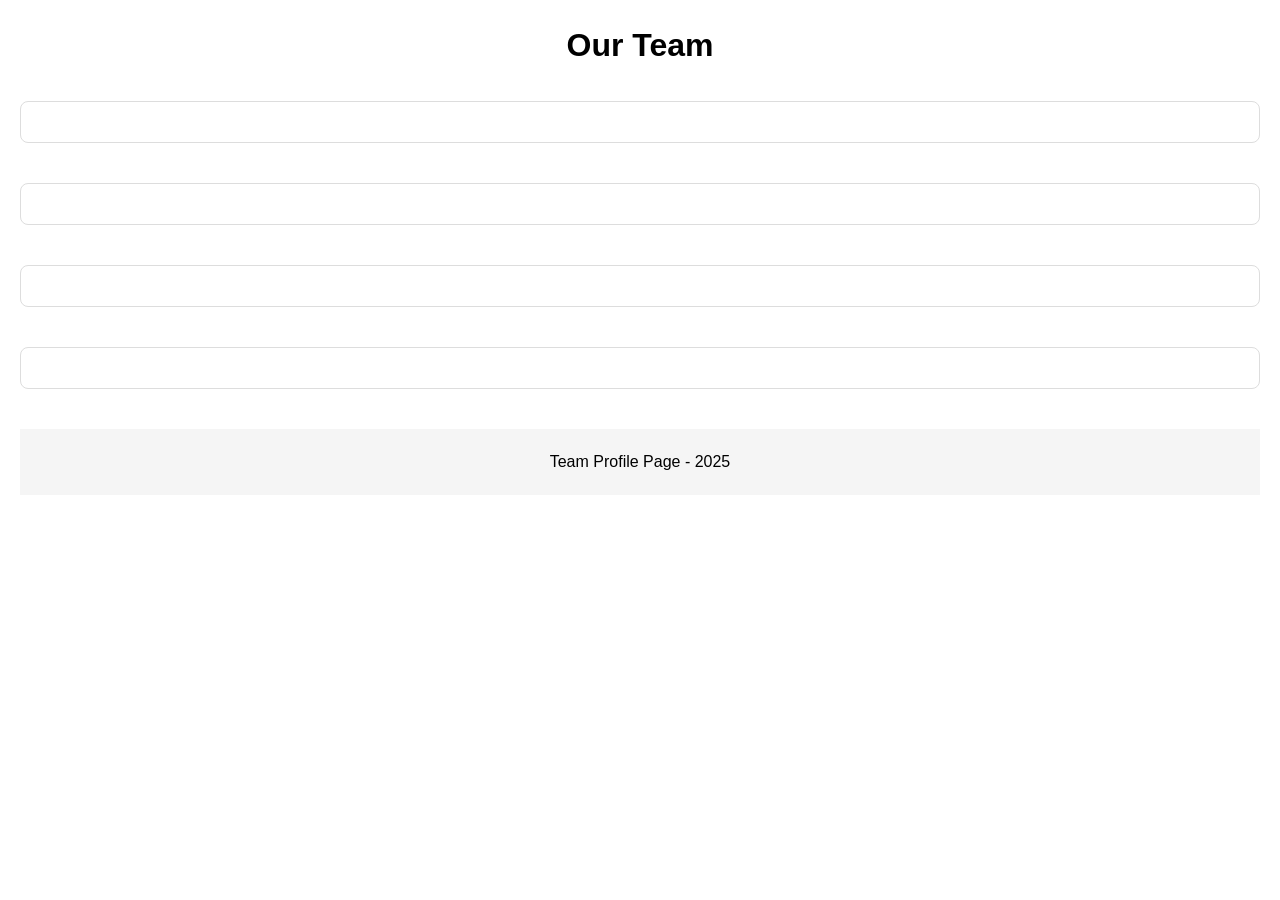
<file: GIT/team_profile_base/index.html>
<!DOCTYPE html>
<html lang="en">
<head>
    <meta charset="UTF-8">
    <meta name="viewport" content="width=device-width, initial-scale=1.0">
    <title>Team Profile</title>
    <link rel="stylesheet" href="styles.css">
</head>
<body>
    <header>
        <h1>Our Team</h1>
    </header>
    
    <main>
        <section id="members">
            <!-- Team members will be added here -->
        </section>
        
        <section id="skills">
            <!-- Skills section will be added here -->
        </section>
        
        <section id="projects">
            <!-- Projects section will be added here -->
        </section>
        
        <section id="contact">
            <!-- Contact form will be added here -->
        </section>
    </main>
    
    <footer>
        <p>Team Profile Page - 2025</p>
    </footer>
    
    <script src="script.js"></script>
</body>
</html>
</file>
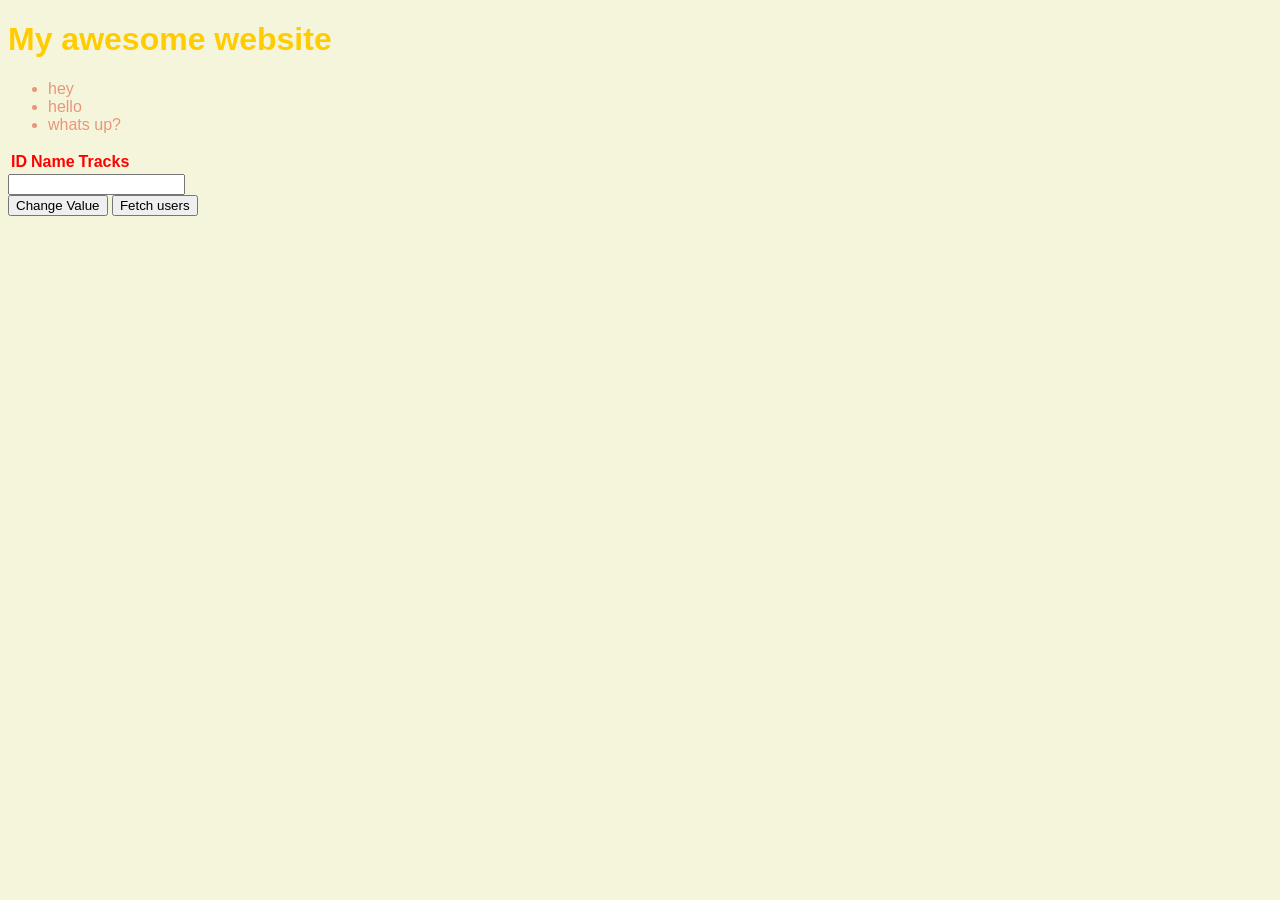
<file: HTML-CSS-JS/frontend-connected/index.html>
<!DOCTYPE html>
<html lang="en">
<head>
    <meta charset="UTF-8">
    <meta name="viewport" content="width=device-width, initial-scale=1.0">
    <title>My super website</title>
    <link rel="stylesheet" href="styles/style.css">
</head>
<body>
    <h1 id="top" style="color:#FFCC00">My awesome website</h1>
    
    <ul>
        <li>hey</li>
        <li>hello</li>
        <li>whats up?</li>
    </ul>

    <table>
        <thead>
            <tr>
                <th>ID</th>
                <th>Name</th>
                <th>Tracks</th>
            </tr>
        </thead>
        <tbody>

        </tbody>
    </table>

    <div>
        <input type="text" id="username">
    </div>

    <button type="button" onclick="changeTitle()">Change Value</button>
    <button type="button" onclick="loadData()">Fetch users</button>
<script src="app.js"></script>
</body>
</html>
</file>
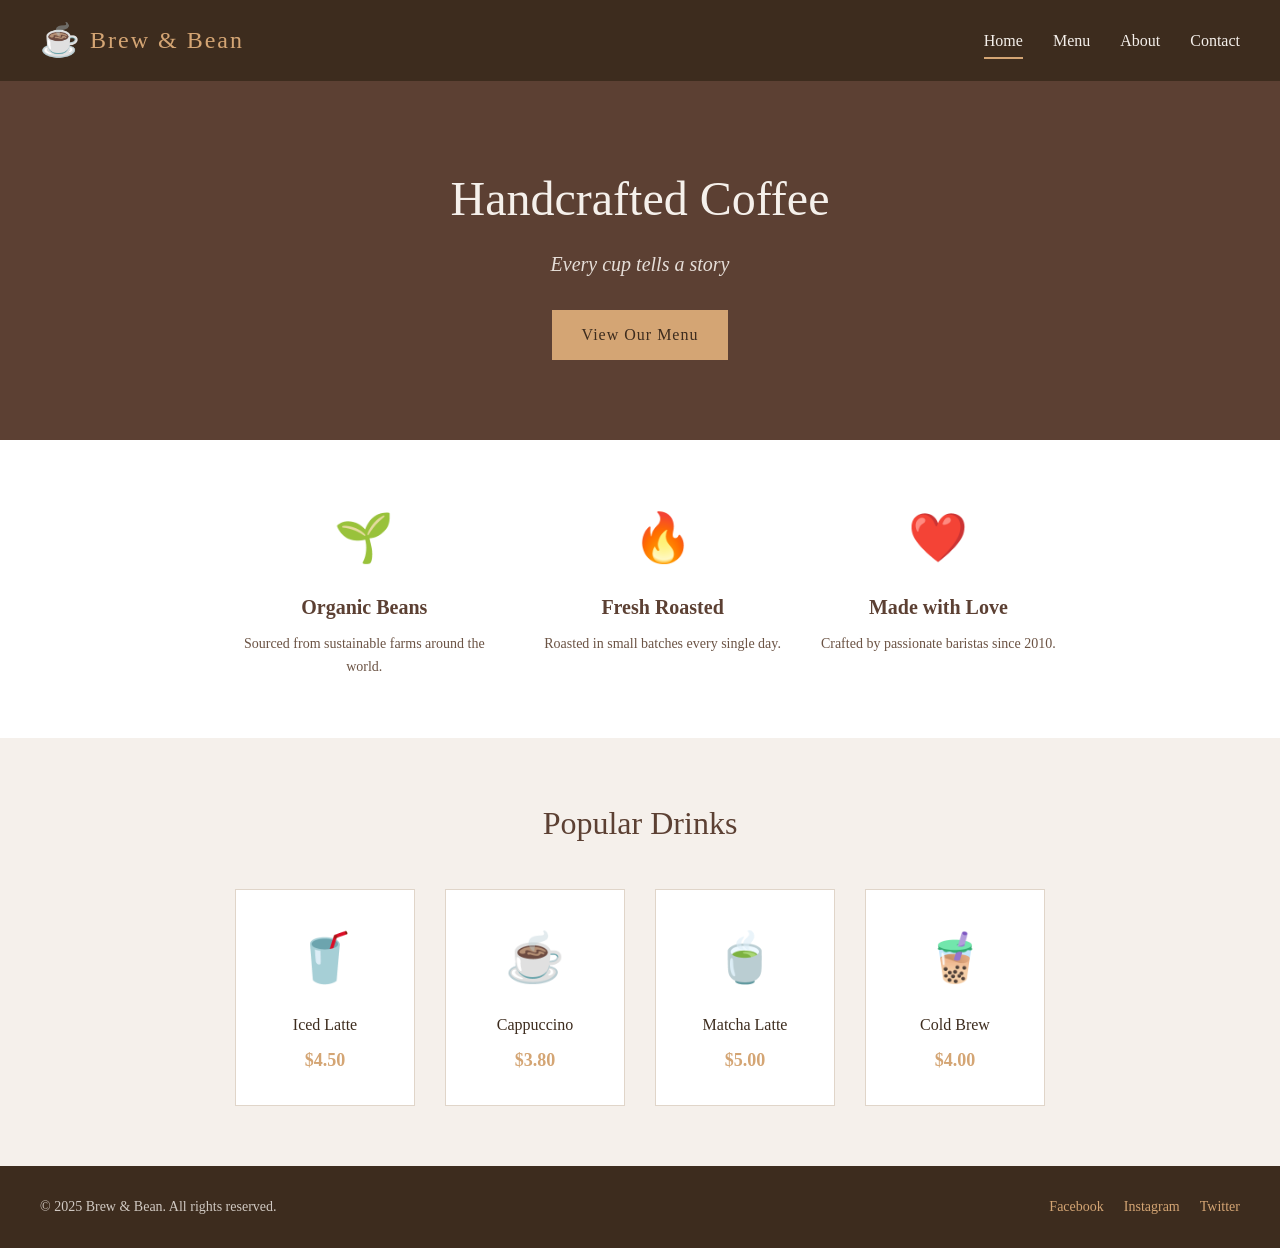
<file: HTML-CSS-JS/examples/coffee-shop/index.html>
<!DOCTYPE html>
<html lang="en">
<head>
    <meta charset="UTF-8">
    <meta name="viewport" content="width=device-width, initial-scale=1.0">
    <title>Brew & Bean - Artisan Coffee</title>
    <link rel="stylesheet" href="style.css">
</head>
<body>
    <header>
        <div class="logo">
            <span class="icon">☕</span>
            <h1>Brew & Bean</h1>
        </div>
        <nav>
            <ul>
                <li><a href="#" class="active">Home</a></li>
                <li><a href="#">Menu</a></li>
                <li><a href="#">About</a></li>
                <li><a href="#">Contact</a></li>
            </ul>
        </nav>
    </header>

    <main>
        <section class="hero">
            <h2>Handcrafted Coffee</h2>
            <p>Every cup tells a story</p>
            <a href="#" class="btn">View Our Menu</a>
        </section>

        <section class="features">
            <article class="feature">
                <span class="feature-icon">🌱</span>
                <h3>Organic Beans</h3>
                <p>Sourced from sustainable farms around the world.</p>
            </article>
            <article class="feature">
                <span class="feature-icon">🔥</span>
                <h3>Fresh Roasted</h3>
                <p>Roasted in small batches every single day.</p>
            </article>
            <article class="feature">
                <span class="feature-icon">❤️</span>
                <h3>Made with Love</h3>
                <p>Crafted by passionate baristas since 2010.</p>
            </article>
        </section>

        <section class="menu-preview">
            <h2>Popular Drinks</h2>
            <div class="drinks">
                <div class="drink">
                    <div class="drink-image">🥤</div>
                    <h4>Iced Latte</h4>
                    <p class="price">$4.50</p>
                </div>
                <div class="drink">
                    <div class="drink-image">☕</div>
                    <h4>Cappuccino</h4>
                    <p class="price">$3.80</p>
                </div>
                <div class="drink">
                    <div class="drink-image">🍵</div>
                    <h4>Matcha Latte</h4>
                    <p class="price">$5.00</p>
                </div>
                <div class="drink">
                    <div class="drink-image">🧋</div>
                    <h4>Cold Brew</h4>
                    <p class="price">$4.00</p>
                </div>
            </div>
        </section>
    </main>

    <footer>
        <p>&copy; 2025 Brew & Bean. All rights reserved.</p>
        <div class="social">
            <a href="#">Facebook</a>
            <a href="#">Instagram</a>
            <a href="#">Twitter</a>
        </div>
    </footer>
</body>
</html>
</file>
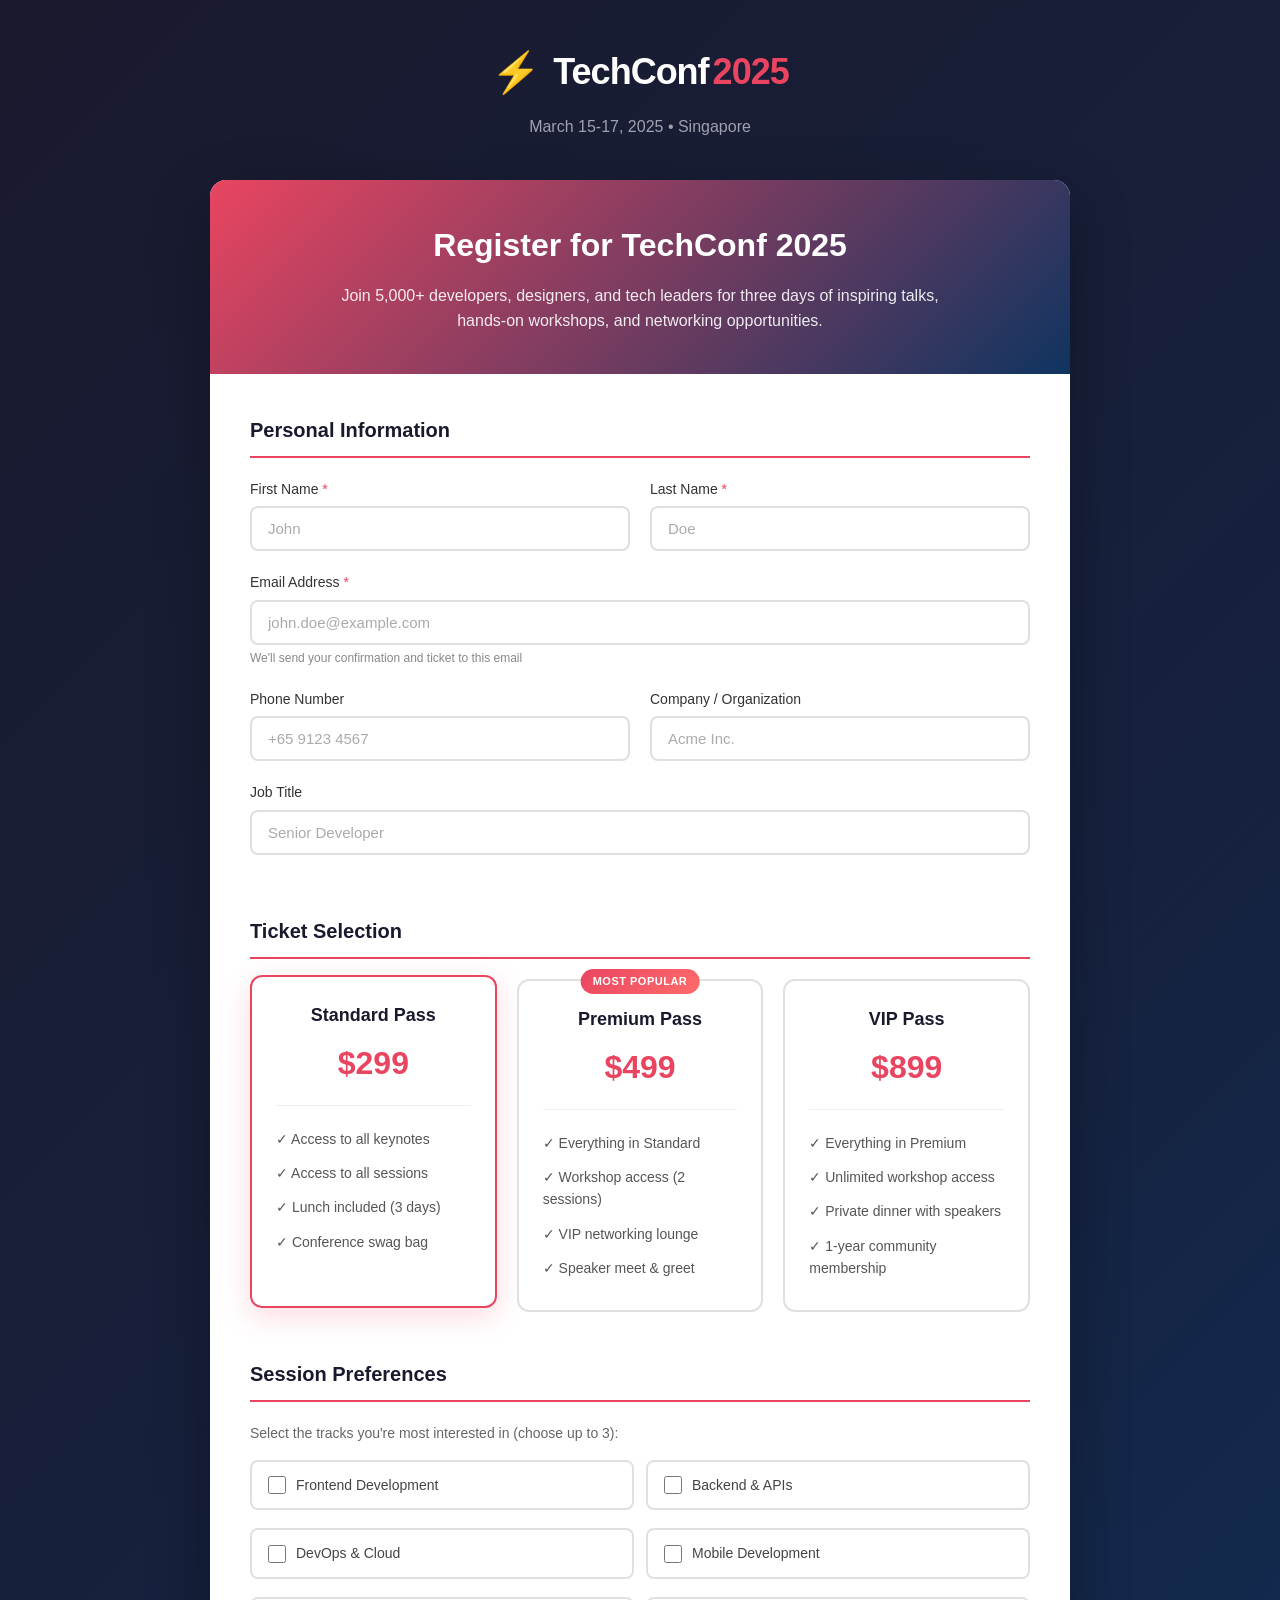
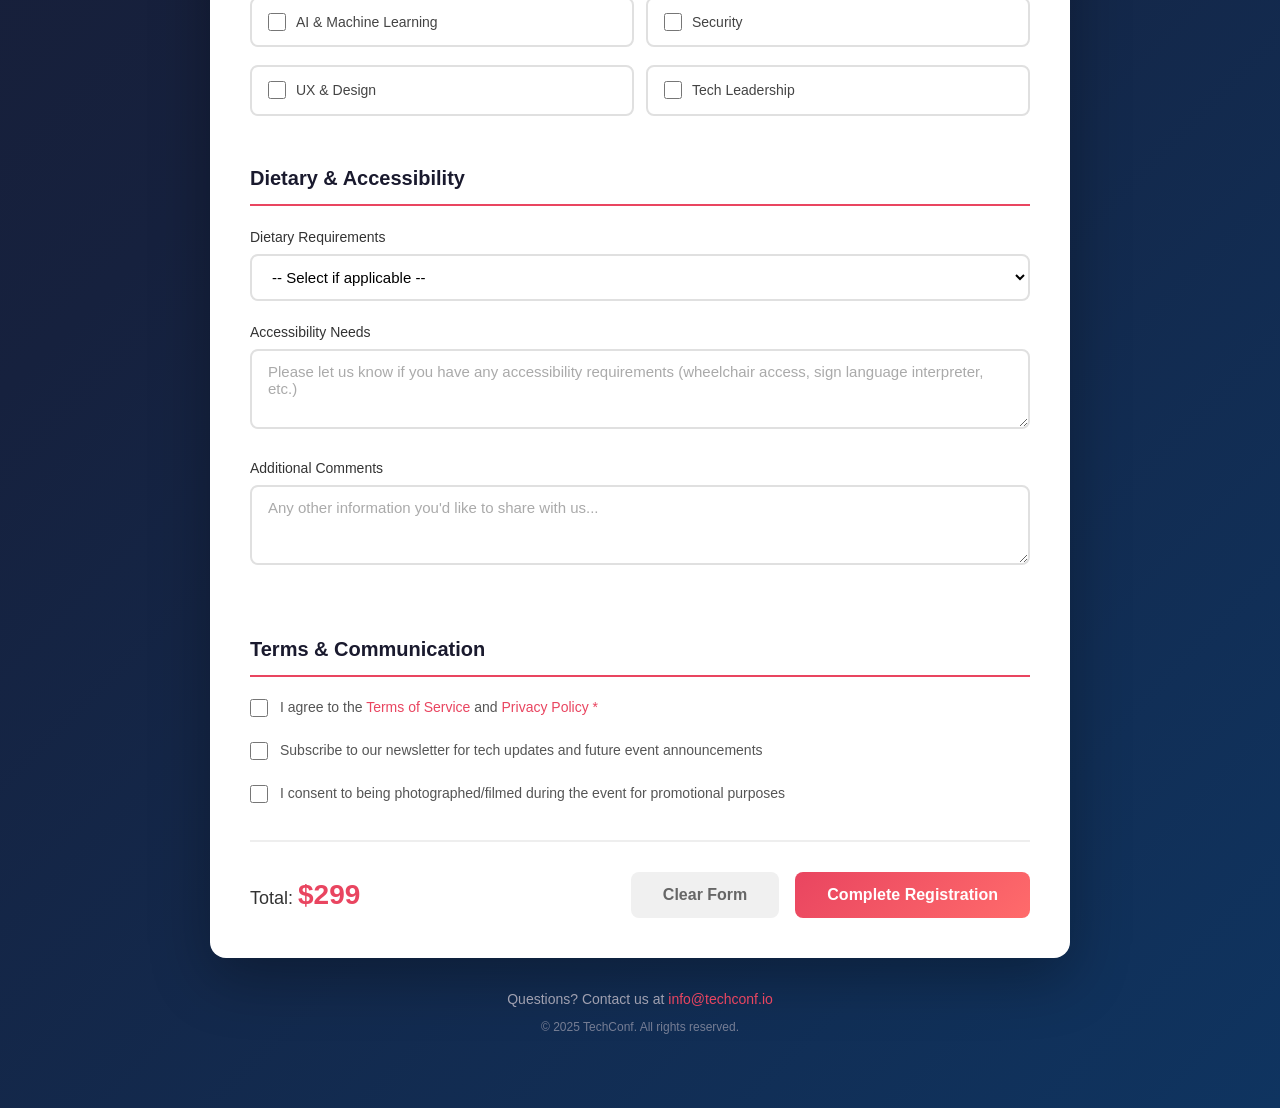
<file: HTML-CSS-JS/examples/events-registration/index.html>
<!DOCTYPE html>
<html lang="en">
<head>
    <meta charset="UTF-8">
    <meta name="viewport" content="width=device-width, initial-scale=1.0">
    <title>TechConf 2025 - Registration</title>
    <link rel="stylesheet" href="style.css">
</head>
<body>
    <div class="page-wrapper">
        <header>
            <div class="logo">
                <span class="logo-icon">⚡</span>
                <span class="logo-text">TechConf<span class="year">2025</span></span>
            </div>
            <p class="event-date">March 15-17, 2025 • Singapore</p>
        </header>

        <main>
            <div class="intro">
                <h1>Register for TechConf 2025</h1>
                <p>Join 5,000+ developers, designers, and tech leaders for three days of inspiring talks, hands-on workshops, and networking opportunities.</p>
            </div>

            <form class="registration-form" action="#" method="post">
                
                <fieldset class="form-section">
                    <legend>Personal Information</legend>
                    
                    <div class="form-row">
                        <div class="form-group">
                            <label for="firstName">First Name <span class="required">*</span></label>
                            <input type="text" id="firstName" name="firstName" required placeholder="John">
                        </div>
                        <div class="form-group">
                            <label for="lastName">Last Name <span class="required">*</span></label>
                            <input type="text" id="lastName" name="lastName" required placeholder="Doe">
                        </div>
                    </div>

                    <div class="form-group">
                        <label for="email">Email Address <span class="required">*</span></label>
                        <input type="email" id="email" name="email" required placeholder="john.doe@example.com">
                        <span class="hint">We'll send your confirmation and ticket to this email</span>
                    </div>

                    <div class="form-row">
                        <div class="form-group">
                            <label for="phone">Phone Number</label>
                            <input type="tel" id="phone" name="phone" placeholder="+65 9123 4567">
                        </div>
                        <div class="form-group">
                            <label for="company">Company / Organization</label>
                            <input type="text" id="company" name="company" placeholder="Acme Inc.">
                        </div>
                    </div>

                    <div class="form-group">
                        <label for="jobTitle">Job Title</label>
                        <input type="text" id="jobTitle" name="jobTitle" placeholder="Senior Developer">
                    </div>
                </fieldset>

                <fieldset class="form-section">
                    <legend>Ticket Selection</legend>

                    <div class="ticket-options">
                        <label class="ticket-option">
                            <input type="radio" name="ticketType" value="standard" checked>
                            <div class="ticket-card">
                                <div class="ticket-header">
                                    <span class="ticket-name">Standard Pass</span>
                                    <span class="ticket-price">$299</span>
                                </div>
                                <ul class="ticket-features">
                                    <li>✓ Access to all keynotes</li>
                                    <li>✓ Access to all sessions</li>
                                    <li>✓ Lunch included (3 days)</li>
                                    <li>✓ Conference swag bag</li>
                                </ul>
                            </div>
                        </label>

                        <label class="ticket-option">
                            <input type="radio" name="ticketType" value="premium">
                            <div class="ticket-card">
                                <span class="popular-badge">Most Popular</span>
                                <div class="ticket-header">
                                    <span class="ticket-name">Premium Pass</span>
                                    <span class="ticket-price">$499</span>
                                </div>
                                <ul class="ticket-features">
                                    <li>✓ Everything in Standard</li>
                                    <li>✓ Workshop access (2 sessions)</li>
                                    <li>✓ VIP networking lounge</li>
                                    <li>✓ Speaker meet & greet</li>
                                </ul>
                            </div>
                        </label>

                        <label class="ticket-option">
                            <input type="radio" name="ticketType" value="vip">
                            <div class="ticket-card">
                                <div class="ticket-header">
                                    <span class="ticket-name">VIP Pass</span>
                                    <span class="ticket-price">$899</span>
                                </div>
                                <ul class="ticket-features">
                                    <li>✓ Everything in Premium</li>
                                    <li>✓ Unlimited workshop access</li>
                                    <li>✓ Private dinner with speakers</li>
                                    <li>✓ 1-year community membership</li>
                                </ul>
                            </div>
                        </label>
                    </div>
                </fieldset>

                <fieldset class="form-section">
                    <legend>Session Preferences</legend>

                    <p class="section-description">Select the tracks you're most interested in (choose up to 3):</p>

                    <div class="checkbox-grid">
                        <label class="checkbox-item">
                            <input type="checkbox" name="tracks" value="frontend">
                            <span class="checkbox-label">Frontend Development</span>
                        </label>
                        <label class="checkbox-item">
                            <input type="checkbox" name="tracks" value="backend">
                            <span class="checkbox-label">Backend & APIs</span>
                        </label>
                        <label class="checkbox-item">
                            <input type="checkbox" name="tracks" value="devops">
                            <span class="checkbox-label">DevOps & Cloud</span>
                        </label>
                        <label class="checkbox-item">
                            <input type="checkbox" name="tracks" value="mobile">
                            <span class="checkbox-label">Mobile Development</span>
                        </label>
                        <label class="checkbox-item">
                            <input type="checkbox" name="tracks" value="ai">
                            <span class="checkbox-label">AI & Machine Learning</span>
                        </label>
                        <label class="checkbox-item">
                            <input type="checkbox" name="tracks" value="security">
                            <span class="checkbox-label">Security</span>
                        </label>
                        <label class="checkbox-item">
                            <input type="checkbox" name="tracks" value="ux">
                            <span class="checkbox-label">UX & Design</span>
                        </label>
                        <label class="checkbox-item">
                            <input type="checkbox" name="tracks" value="leadership">
                            <span class="checkbox-label">Tech Leadership</span>
                        </label>
                    </div>
                </fieldset>

                <fieldset class="form-section">
                    <legend>Dietary & Accessibility</legend>

                    <div class="form-group">
                        <label for="dietary">Dietary Requirements</label>
                        <select id="dietary" name="dietary">
                            <option value="">-- Select if applicable --</option>
                            <option value="none">No restrictions</option>
                            <option value="vegetarian">Vegetarian</option>
                            <option value="vegan">Vegan</option>
                            <option value="halal">Halal</option>
                            <option value="kosher">Kosher</option>
                            <option value="gluten-free">Gluten-free</option>
                            <option value="other">Other (specify below)</option>
                        </select>
                    </div>

                    <div class="form-group">
                        <label for="accessibility">Accessibility Needs</label>
                        <textarea id="accessibility" name="accessibility" rows="3" placeholder="Please let us know if you have any accessibility requirements (wheelchair access, sign language interpreter, etc.)"></textarea>
                    </div>

                    <div class="form-group">
                        <label for="comments">Additional Comments</label>
                        <textarea id="comments" name="comments" rows="3" placeholder="Any other information you'd like to share with us..."></textarea>
                    </div>
                </fieldset>

                <fieldset class="form-section">
                    <legend>Terms & Communication</legend>

                    <div class="checkbox-group">
                        <label class="checkbox-single">
                            <input type="checkbox" name="terms" required>
                            <span>I agree to the <a href="#">Terms of Service</a> and <a href="#">Privacy Policy</a> <span class="required">*</span></span>
                        </label>

                        <label class="checkbox-single">
                            <input type="checkbox" name="newsletter">
                            <span>Subscribe to our newsletter for tech updates and future event announcements</span>
                        </label>

                        <label class="checkbox-single">
                            <input type="checkbox" name="photography">
                            <span>I consent to being photographed/filmed during the event for promotional purposes</span>
                        </label>
                    </div>
                </fieldset>

                <div class="form-actions">
                    <p class="total-price">Total: <strong>$299</strong></p>
                    <div class="buttons">
                        <button type="reset" class="btn btn-secondary">Clear Form</button>
                        <button type="submit" class="btn btn-primary">Complete Registration</button>
                    </div>
                </div>

            </form>
        </main>

        <footer>
            <p>Questions? Contact us at <a href="mailto:info@techconf.io">info@techconf.io</a></p>
            <p class="copyright">© 2025 TechConf. All rights reserved.</p>
        </footer>
    </div>
</body>
</html>
</file>
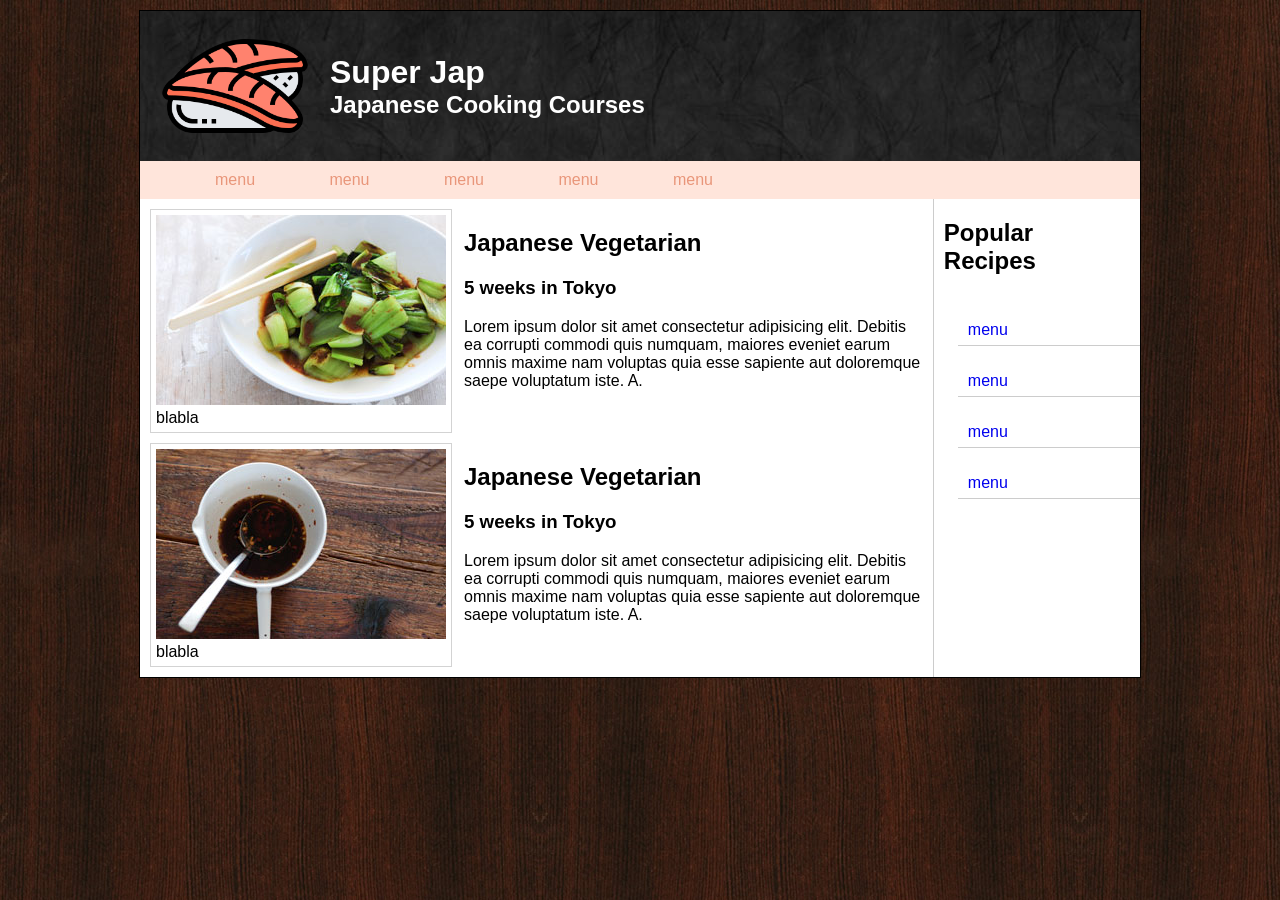
<file: HTML-CSS-JS/examples/supernippon/index.html>
<!DOCTYPE html>
<html lang="en">
<head>
    <meta charset="UTF-8">
    <title>Super Jap</title>
    <link rel="stylesheet" href="css/style.css">
</head>
<body>
    <header>
        <img src="images/tuna.png" alt="Logo">
        <div>
            <h1>Super Jap</h1>
            <h2>Japanese Cooking Courses</h2>
        </div>
    </header>
    <nav>
        <ul>
            <li><a href="#">menu</a></li>
            <li><a href="#">menu</a></li>
            <li><a href="#">menu</a></li>
            <li><a href="#">menu</a></li>
            <li><a href="#">menu</a></li>
        </ul>
    </nav>
    <main>
        <section class="stage">
            <article>
                <figure>
                    <img src="images/bok-choi.jpg" alt="yummy">
                    <figcaption>blabla </figcaption>
                </figure>
                <div>
                    <h2>Japanese Vegetarian</h2>
                    <h3>5 weeks in Tokyo</h3>
                    <p>Lorem ipsum dolor sit amet consectetur adipisicing elit. Debitis ea corrupti commodi quis numquam, maiores eveniet earum omnis maxime nam voluptas quia esse sapiente aut doloremque saepe voluptatum iste. A.</p>   
                </div>
            </article>
            <article>
                <figure>
                    <img src="images/teriyaki.jpg" alt="yummy">
                    <figcaption>blabla </figcaption>
                </figure>
                <div>
                    <h2>Japanese Vegetarian</h2>
                    <h3>5 weeks in Tokyo</h3>
                    <p>Lorem ipsum dolor sit amet consectetur adipisicing elit. Debitis ea corrupti commodi quis numquam, maiores eveniet earum omnis maxime nam voluptas quia esse sapiente aut doloremque saepe voluptatum iste. A.</p>   
                </div>
            </article>
        </section>
        <aside>
            <section class="popular">
                <h2>Popular Recipes</h2>
                <ul>
                    <li><a href="#">menu</a></li>
                    <li><a href="#">menu</a></li>
                    <li><a href="#">menu</a></li>
                    <li><a href="#">menu</a></li>
                </ul>
            </section>
        </aside>
    </main>
</body>
</html>
</file>
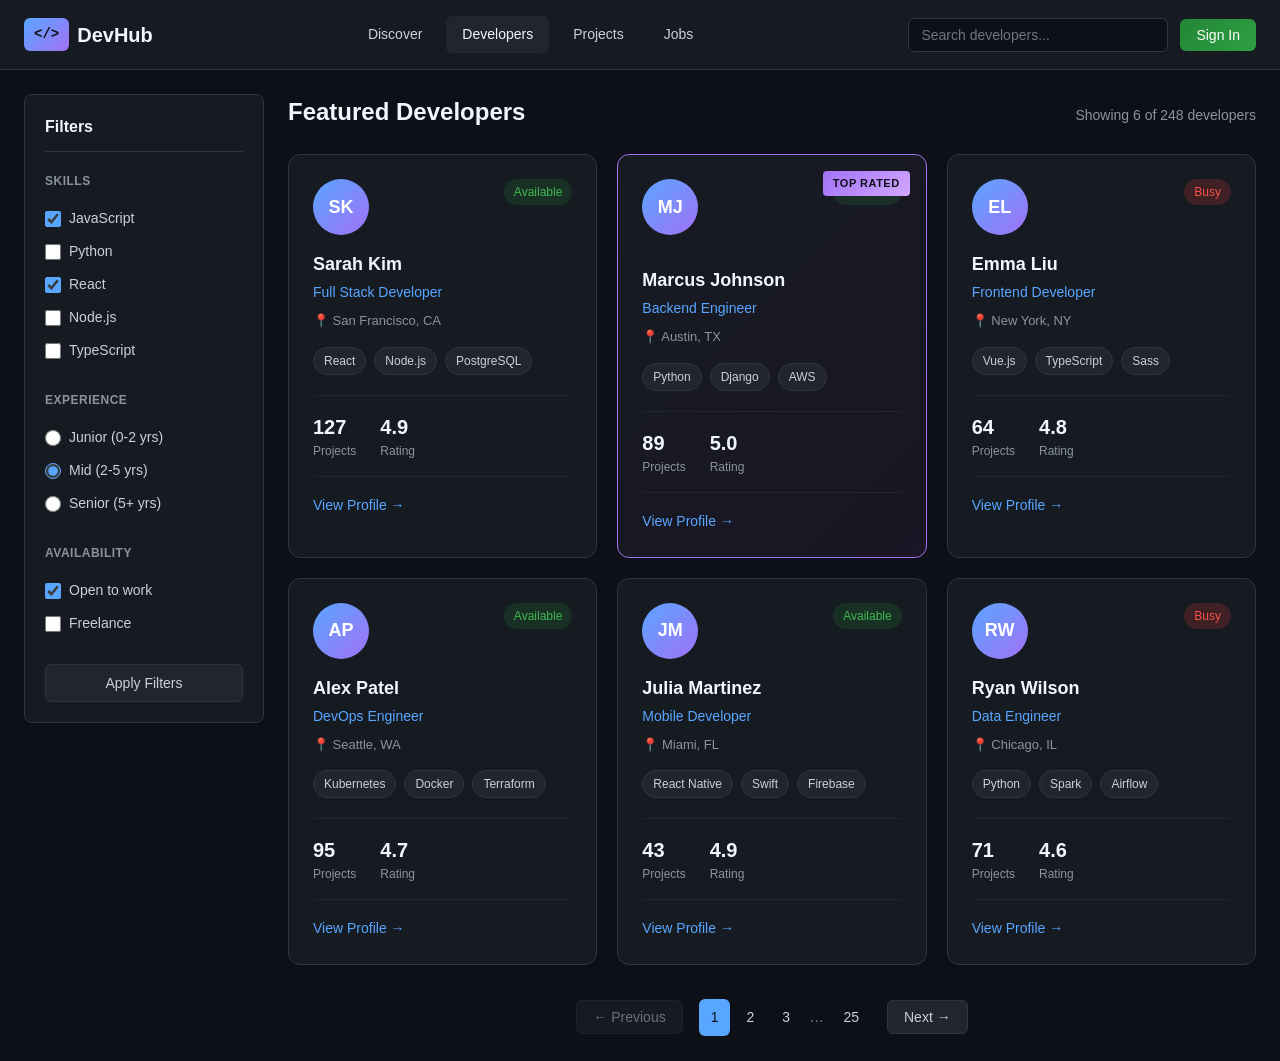
<file: HTML-CSS-JS/examples/tech-portfolio/index.html>
<!DOCTYPE html>
<html lang="en">
<head>
    <meta charset="UTF-8">
    <meta name="viewport" content="width=device-width, initial-scale=1.0">
    <title>DevHub - Developer Profiles</title>
    <link rel="stylesheet" href="style.css">
</head>
<body>
    <div class="container">
        <header>
            <div class="brand">
                <span class="brand-icon">&lt;/&gt;</span>
                <span class="brand-name">DevHub</span>
            </div>
            <nav>
                <a href="#">Discover</a>
                <a href="#" class="active">Developers</a>
                <a href="#">Projects</a>
                <a href="#">Jobs</a>
            </nav>
            <div class="header-actions">
                <input type="search" placeholder="Search developers...">
                <button class="btn-primary">Sign In</button>
            </div>
        </header>

        <main>
            <aside class="filters">
                <h3>Filters</h3>
                <div class="filter-group">
                    <h4>Skills</h4>
                    <label><input type="checkbox" checked> JavaScript</label>
                    <label><input type="checkbox"> Python</label>
                    <label><input type="checkbox" checked> React</label>
                    <label><input type="checkbox"> Node.js</label>
                    <label><input type="checkbox"> TypeScript</label>
                </div>
                <div class="filter-group">
                    <h4>Experience</h4>
                    <label><input type="radio" name="exp"> Junior (0-2 yrs)</label>
                    <label><input type="radio" name="exp" checked> Mid (2-5 yrs)</label>
                    <label><input type="radio" name="exp"> Senior (5+ yrs)</label>
                </div>
                <div class="filter-group">
                    <h4>Availability</h4>
                    <label><input type="checkbox" checked> Open to work</label>
                    <label><input type="checkbox"> Freelance</label>
                </div>
                <button class="btn-secondary">Apply Filters</button>
            </aside>

            <section class="content">
                <div class="content-header">
                    <h1>Featured Developers</h1>
                    <p class="results-count">Showing 6 of 248 developers</p>
                </div>

                <div class="cards-grid">
                    <article class="dev-card">
                        <div class="card-header">
                            <div class="avatar">SK</div>
                            <span class="status available">Available</span>
                        </div>
                        <h2>Sarah Kim</h2>
                        <p class="role">Full Stack Developer</p>
                        <p class="location">📍 San Francisco, CA</p>
                        <div class="skills">
                            <span class="skill">React</span>
                            <span class="skill">Node.js</span>
                            <span class="skill">PostgreSQL</span>
                        </div>
                        <div class="stats">
                            <div class="stat">
                                <span class="stat-value">127</span>
                                <span class="stat-label">Projects</span>
                            </div>
                            <div class="stat">
                                <span class="stat-value">4.9</span>
                                <span class="stat-label">Rating</span>
                            </div>
                        </div>
                        <a href="#" class="card-link">View Profile →</a>
                    </article>

                    <article class="dev-card featured">
                        <div class="card-header">
                            <div class="avatar">MJ</div>
                            <span class="status available">Available</span>
                        </div>
                        <span class="badge">Top Rated</span>
                        <h2>Marcus Johnson</h2>
                        <p class="role">Backend Engineer</p>
                        <p class="location">📍 Austin, TX</p>
                        <div class="skills">
                            <span class="skill">Python</span>
                            <span class="skill">Django</span>
                            <span class="skill">AWS</span>
                        </div>
                        <div class="stats">
                            <div class="stat">
                                <span class="stat-value">89</span>
                                <span class="stat-label">Projects</span>
                            </div>
                            <div class="stat">
                                <span class="stat-value">5.0</span>
                                <span class="stat-label">Rating</span>
                            </div>
                        </div>
                        <a href="#" class="card-link">View Profile →</a>
                    </article>

                    <article class="dev-card">
                        <div class="card-header">
                            <div class="avatar">EL</div>
                            <span class="status busy">Busy</span>
                        </div>
                        <h2>Emma Liu</h2>
                        <p class="role">Frontend Developer</p>
                        <p class="location">📍 New York, NY</p>
                        <div class="skills">
                            <span class="skill">Vue.js</span>
                            <span class="skill">TypeScript</span>
                            <span class="skill">Sass</span>
                        </div>
                        <div class="stats">
                            <div class="stat">
                                <span class="stat-value">64</span>
                                <span class="stat-label">Projects</span>
                            </div>
                            <div class="stat">
                                <span class="stat-value">4.8</span>
                                <span class="stat-label">Rating</span>
                            </div>
                        </div>
                        <a href="#" class="card-link">View Profile →</a>
                    </article>

                    <article class="dev-card">
                        <div class="card-header">
                            <div class="avatar">AP</div>
                            <span class="status available">Available</span>
                        </div>
                        <h2>Alex Patel</h2>
                        <p class="role">DevOps Engineer</p>
                        <p class="location">📍 Seattle, WA</p>
                        <div class="skills">
                            <span class="skill">Kubernetes</span>
                            <span class="skill">Docker</span>
                            <span class="skill">Terraform</span>
                        </div>
                        <div class="stats">
                            <div class="stat">
                                <span class="stat-value">95</span>
                                <span class="stat-label">Projects</span>
                            </div>
                            <div class="stat">
                                <span class="stat-value">4.7</span>
                                <span class="stat-label">Rating</span>
                            </div>
                        </div>
                        <a href="#" class="card-link">View Profile →</a>
                    </article>

                    <article class="dev-card">
                        <div class="card-header">
                            <div class="avatar">JM</div>
                            <span class="status available">Available</span>
                        </div>
                        <h2>Julia Martinez</h2>
                        <p class="role">Mobile Developer</p>
                        <p class="location">📍 Miami, FL</p>
                        <div class="skills">
                            <span class="skill">React Native</span>
                            <span class="skill">Swift</span>
                            <span class="skill">Firebase</span>
                        </div>
                        <div class="stats">
                            <div class="stat">
                                <span class="stat-value">43</span>
                                <span class="stat-label">Projects</span>
                            </div>
                            <div class="stat">
                                <span class="stat-value">4.9</span>
                                <span class="stat-label">Rating</span>
                            </div>
                        </div>
                        <a href="#" class="card-link">View Profile →</a>
                    </article>

                    <article class="dev-card">
                        <div class="card-header">
                            <div class="avatar">RW</div>
                            <span class="status busy">Busy</span>
                        </div>
                        <h2>Ryan Wilson</h2>
                        <p class="role">Data Engineer</p>
                        <p class="location">📍 Chicago, IL</p>
                        <div class="skills">
                            <span class="skill">Python</span>
                            <span class="skill">Spark</span>
                            <span class="skill">Airflow</span>
                        </div>
                        <div class="stats">
                            <div class="stat">
                                <span class="stat-value">71</span>
                                <span class="stat-label">Projects</span>
                            </div>
                            <div class="stat">
                                <span class="stat-value">4.6</span>
                                <span class="stat-label">Rating</span>
                            </div>
                        </div>
                        <a href="#" class="card-link">View Profile →</a>
                    </article>
                </div>

                <div class="pagination">
                    <button class="page-btn" disabled>← Previous</button>
                    <span class="page-numbers">
                        <a href="#" class="page active">1</a>
                        <a href="#" class="page">2</a>
                        <a href="#" class="page">3</a>
                        <span class="ellipsis">...</span>
                        <a href="#" class="page">25</a>
                    </span>
                    <button class="page-btn">Next →</button>
                </div>
            </section>
        </main>
    </div>
</body>
</html>
</file>
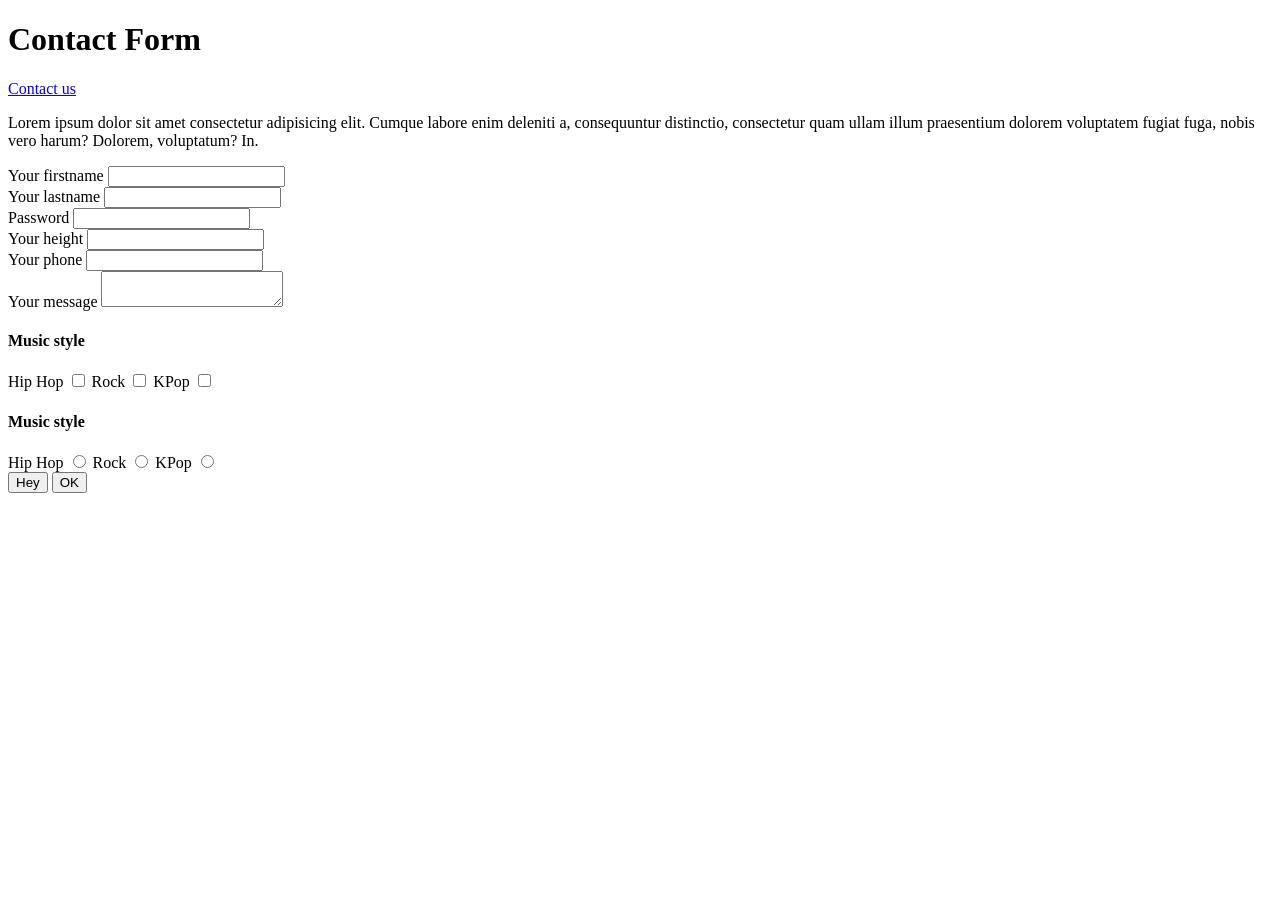
<file: HTML-CSS-JS/frontend-connected/contact.html>
<!DOCTYPE html>
<html lang="en">
<head>
    <meta charset="UTF-8">
    <meta name="viewport" content="width=device-width, initial-scale=1.0">
    <title>Document</title>
</head>
<body>
    <h1>Contact Form</h1>
    <nav>
        <a href="index.html">Contact us</a>
    </nav>
    <p>Lorem ipsum dolor sit amet consectetur adipisicing elit. Cumque labore enim deleniti a, consequuntur distinctio, consectetur quam ullam illum praesentium dolorem voluptatem fugiat fuga, nobis vero harum? Dolorem, voluptatum? In.</p>


    <form action="#">
        <div>
            <label for="idFn">Your firstname</label>
            <input type="text" name="firstname" id="idFn">
        </div>
        <div>
            <label for="idLn">Your lastname</label>
            <input type="text" name="lastname" id="idLn">
        </div>
        <div>
            <label for="idPass">Password</label>
            <input type="password" name="pass" id="idPass">
        </div>
        <div>
            <label for="idheight">Your height</label>
            <input type="number" name="height" id="idheight">
        </div>
        <div>
            <label for="idTel">Your phone</label>
            <input type="tel" name="tel" id="idTel">
        </div>
        <div>
            <label for="idMessage">Your message</label>
            <textarea id="idMessage"></textarea>
        </div>
        <!-- button, select-->
        <div>
            <h4>Music style</h4>
            <label for="hiphop">Hip Hop</label>
            <input type="checkbox" value="HH" id="hiphop" name="musicstyle">

            <label for="rock">Rock</label>
            <input type="checkbox" value="RC" id="rock" name="musicstyle">

            <label for="KPop">KPop</label>
            <input type="checkbox" value="KP" id="KPop" name="musicstyle">
        </div>

        <div>
            <h4>Music style</h4>
            <label for="hiphop">Hip Hop</label>
            <input type="radio" value="HH" id="hiphop" name="musicstyle">

            <label for="rock">Rock</label>
            <input type="radio" value="RC" id="rock" name="musicstyle">

            <label for="KPop">KPop</label>
            <input type="radio" value="KP" id="KPop" name="musicstyle">
        </div>

        <button type="button">Hey</button>
        <button type="submit">OK</button>

    </form>
</body>
</html>
</file>
<file: GIT/team_profile_base/styles.css>
* {
    margin: 0;
    padding: 0;
    box-sizing: border-box;
}

body {
    font-family: Arial, sans-serif;
    line-height: 1.6;
    padding: 20px;
}

header {
    text-align: center;
    margin-bottom: 30px;
}

section {
    margin-bottom: 40px;
    padding: 20px;
    border: 1px solid #ddd;
    border-radius: 8px;
}

footer {
    text-align: center;
    margin-top: 40px;
    padding: 20px;
    background: #f5f5f5;
}

/* ===========================================
   Team Members Styles (Person A)
   =========================================== */


/* ===========================================
   Skills Section Styles (Person B)
   =========================================== */


/* ===========================================
   Projects Section Styles (Person C)
   =========================================== */


/* ===========================================
   Contact Form Styles (Person D)
   =========================================== */
</file>
<file: HTML-CSS-JS/frontend-connected/styles/style.css>
body {
    font-family: sans-serif;
    background-color: beige;

}
section{
    display: flex;
    flex-wrap: wrap;
    justify-content: space-around;    
    transition: all 5s;

}
section:hover{
    transform: rotate(-1080deg);

}
p{
    border: 3px dashed red;
    width: 200px;
    background-color: aliceblue;
    padding: 10px;
    cursor: pointer;
    transition: all 5s;
}
p:hover{
    background-color: bisque;
    transform: rotate(1080deg);
}



li {
    color:darksalmon;
}

.specific-item{
    color: blueviolet;
}

#middle {
    font-size: 2em;
}

thead tr{
    color:red;
}

div > span{
    border: 4px solid red;
    color:rgb(248, 132, 0);
    display:inline-block;
    font-size: 1em;
    text-decoration: underline;
    letter-spacing:10px;
    text-transform: uppercase;
}
</file>
<file: HTML-CSS-JS/examples/coffee-shop/style.css>
/* ========================================
   EXERCISE 1: Brew & Bean Coffee Shop
   Difficulty: Beginner
   ======================================== */

/* Reset and Base */
* {
    margin: 0;
    padding: 0;
    box-sizing: border-box;
}

body {
    font-family: Georgia, 'Times New Roman', serif;
    background-color: #f5f0eb;
    color: #3d2c1e;
    line-height: 1.6;
}

/* Header */
header {
    background-color: #3d2c1e;
    padding: 15px 40px;
    display: flex;
    justify-content: space-between;
    align-items: center;
}

.logo {
    display: flex;
    align-items: center;
    gap: 10px;
}

.logo .icon {
    font-size: 32px;
}

.logo h1 {
    color: #d4a574;
    font-size: 24px;
    font-weight: normal;
    letter-spacing: 2px;
}

/* Navigation */
nav ul {
    list-style: none;
    display: flex;
    gap: 30px;
}

nav a {
    color: #f5f0eb;
    text-decoration: none;
    padding: 8px 0;
    border-bottom: 2px solid transparent;
    transition: border-color 0.3s;
}

nav a:hover,
nav a.active {
    border-bottom-color: #d4a574;
}

/* Hero Section */
.hero {
    background-color: #5c4033;
    color: #f5f0eb;
    text-align: center;
    padding: 80px 20px;
}

.hero h2 {
    font-size: 48px;
    font-weight: normal;
    margin-bottom: 10px;
}

.hero p {
    font-style: italic;
    font-size: 20px;
    margin-bottom: 30px;
    opacity: 0.9;
}

.btn {
    display: inline-block;
    background-color: #d4a574;
    color: #3d2c1e;
    padding: 12px 30px;
    text-decoration: none;
    font-size: 16px;
    letter-spacing: 1px;
    transition: background-color 0.3s;
}

.btn:hover {
    background-color: #c49464;
}

/* Features Section */
.features {
    display: flex;
    justify-content: center;
    gap: 40px;
    padding: 60px 40px;
    background-color: #fff;
}

.feature {
    text-align: center;
    max-width: 280px;
}

.feature-icon {
    font-size: 48px;
    display: block;
    margin-bottom: 15px;
}

.feature h3 {
    color: #5c4033;
    margin-bottom: 10px;
    font-size: 20px;
}

.feature p {
    color: #6b5344;
    font-size: 14px;
}

/* Menu Preview Section */
.menu-preview {
    padding: 60px 40px;
    text-align: center;
}

.menu-preview h2 {
    font-size: 32px;
    font-weight: normal;
    margin-bottom: 40px;
    color: #5c4033;
}

.drinks {
    display: flex;
    justify-content: center;
    gap: 30px;
    flex-wrap: wrap;
}

.drink {
    background-color: #fff;
    padding: 30px;
    width: 180px;
    border: 1px solid #e0d5c9;
    transition: transform 0.3s, box-shadow 0.3s;
}

.drink:hover {
    transform: translateY(-5px);
    box-shadow: 0 10px 30px rgba(61, 44, 30, 0.15);
}

.drink-image {
    font-size: 48px;
    margin-bottom: 15px;
}

.drink h4 {
    color: #3d2c1e;
    margin-bottom: 8px;
    font-weight: normal;
}

.drink .price {
    color: #d4a574;
    font-size: 18px;
    font-weight: bold;
}

/* Footer */
footer {
    background-color: #3d2c1e;
    color: #f5f0eb;
    padding: 30px 40px;
    display: flex;
    justify-content: space-between;
    align-items: center;
}

footer p {
    font-size: 14px;
    opacity: 0.8;
}

.social {
    display: flex;
    gap: 20px;
}

.social a {
    color: #d4a574;
    text-decoration: none;
    font-size: 14px;
}

.social a:hover {
    text-decoration: underline;
}
</file>
<file: HTML-CSS-JS/examples/events-registration/style.css>
/* ========================================
   EXERCISE 3: TechConf Registration Form
   Difficulty: Intermediate-Advanced
   ======================================== */

/* Reset and Base */
* {
    margin: 0;
    padding: 0;
    box-sizing: border-box;
}

body {
    font-family: 'Segoe UI', Tahoma, Geneva, Verdana, sans-serif;
    background: linear-gradient(135deg, #1a1a2e 0%, #16213e 50%, #0f3460 100%);
    min-height: 100vh;
    color: #333;
    line-height: 1.6;
}

.page-wrapper {
    max-width: 900px;
    margin: 0 auto;
    padding: 40px 20px;
}

/* Header */
header {
    text-align: center;
    margin-bottom: 40px;
}

.logo {
    display: inline-flex;
    align-items: center;
    gap: 12px;
    margin-bottom: 10px;
}

.logo-icon {
    font-size: 40px;
    animation: pulse 2s infinite;
}

@keyframes pulse {
    0%, 100% { transform: scale(1); }
    50% { transform: scale(1.1); }
}

.logo-text {
    font-size: 36px;
    font-weight: 700;
    color: #fff;
    letter-spacing: -1px;
}

.logo-text .year {
    color: #e94560;
    margin-left: 4px;
}

.event-date {
    color: #a0a0b0;
    font-size: 16px;
}

/* Main Content */
main {
    background-color: #fff;
    border-radius: 16px;
    box-shadow: 0 20px 60px rgba(0, 0, 0, 0.3);
    overflow: hidden;
}

.intro {
    background: linear-gradient(135deg, #e94560 0%, #0f3460 100%);
    color: #fff;
    padding: 40px;
    text-align: center;
}

.intro h1 {
    font-size: 32px;
    margin-bottom: 12px;
    font-weight: 600;
}

.intro p {
    font-size: 16px;
    opacity: 0.9;
    max-width: 600px;
    margin: 0 auto;
}

/* Form Styles */
.registration-form {
    padding: 40px;
}

/* Fieldset / Sections */
fieldset.form-section {
    border: none;
    margin-bottom: 40px;
    padding: 0;
}

fieldset.form-section:last-of-type {
    margin-bottom: 30px;
}

legend {
    font-size: 20px;
    font-weight: 600;
    color: #1a1a2e;
    margin-bottom: 20px;
    padding-bottom: 10px;
    border-bottom: 2px solid #e94560;
    width: 100%;
}

.section-description {
    color: #666;
    margin-bottom: 16px;
    font-size: 14px;
}

/* Form Groups */
.form-group {
    margin-bottom: 20px;
}

.form-row {
    display: flex;
    gap: 20px;
}

.form-row .form-group {
    flex: 1;
}

/* Labels */
label {
    display: block;
    font-weight: 500;
    margin-bottom: 6px;
    color: #333;
    font-size: 14px;
}

.required {
    color: #e94560;
}

.hint {
    display: block;
    font-size: 12px;
    color: #888;
    margin-top: 4px;
}

/* Text Inputs */
input[type="text"],
input[type="email"],
input[type="tel"],
select,
textarea {
    width: 100%;
    padding: 12px 16px;
    font-size: 15px;
    border: 2px solid #e0e0e0;
    border-radius: 8px;
    transition: border-color 0.3s, box-shadow 0.3s;
    font-family: inherit;
}

input[type="text"]:focus,
input[type="email"]:focus,
input[type="tel"]:focus,
select:focus,
textarea:focus {
    outline: none;
    border-color: #e94560;
    box-shadow: 0 0 0 4px rgba(233, 69, 96, 0.15);
}

input::placeholder,
textarea::placeholder {
    color: #aaa;
}

textarea {
    resize: vertical;
    min-height: 80px;
}

select {
    cursor: pointer;
    background-color: #fff;
}

/* Ticket Options */
.ticket-options {
    display: flex;
    gap: 20px;
}

.ticket-option {
    flex: 1;
    cursor: pointer;
}

.ticket-option input[type="radio"] {
    display: none;
}

.ticket-card {
    border: 2px solid #e0e0e0;
    border-radius: 12px;
    padding: 24px;
    transition: border-color 0.3s, transform 0.3s, box-shadow 0.3s;
    position: relative;
    height: 100%;
    background-color: #fff;
}

.ticket-option input[type="radio"]:checked + .ticket-card {
    border-color: #e94560;
    box-shadow: 0 8px 30px rgba(233, 69, 96, 0.2);
    transform: translateY(-4px);
}

.popular-badge {
    position: absolute;
    top: -12px;
    left: 50%;
    transform: translateX(-50%);
    background: linear-gradient(135deg, #e94560, #ff6b6b);
    color: #fff;
    font-size: 11px;
    font-weight: 600;
    padding: 4px 12px;
    border-radius: 20px;
    text-transform: uppercase;
    letter-spacing: 0.5px;
}

.ticket-header {
    text-align: center;
    margin-bottom: 16px;
    padding-bottom: 16px;
    border-bottom: 1px solid #eee;
}

.ticket-name {
    display: block;
    font-size: 18px;
    font-weight: 600;
    color: #1a1a2e;
    margin-bottom: 8px;
}

.ticket-price {
    font-size: 32px;
    font-weight: 700;
    color: #e94560;
}

.ticket-features {
    list-style: none;
    font-size: 14px;
    color: #555;
}

.ticket-features li {
    padding: 6px 0;
}

/* Checkbox Grid */
.checkbox-grid {
    display: grid;
    grid-template-columns: repeat(2, 1fr);
    gap: 12px;
}

.checkbox-item {
    display: flex;
    align-items: center;
    gap: 10px;
    padding: 12px 16px;
    border: 2px solid #e0e0e0;
    border-radius: 8px;
    cursor: pointer;
    transition: border-color 0.3s, background-color 0.3s;
}

.checkbox-item:hover {
    border-color: #ccc;
    background-color: #fafafa;
}

.checkbox-item input[type="checkbox"] {
    width: 18px;
    height: 18px;
    accent-color: #e94560;
    cursor: pointer;
}

.checkbox-item input[type="checkbox"]:checked + .checkbox-label {
    color: #e94560;
    font-weight: 500;
}

.checkbox-label {
    font-size: 14px;
    color: #444;
}

/* Checkbox Group (Terms) */
.checkbox-group {
    display: flex;
    flex-direction: column;
    gap: 16px;
}

.checkbox-single {
    display: flex;
    align-items: flex-start;
    gap: 12px;
    cursor: pointer;
    font-size: 14px;
    color: #555;
    line-height: 1.5;
}

.checkbox-single input[type="checkbox"] {
    width: 18px;
    height: 18px;
    margin-top: 2px;
    accent-color: #e94560;
    cursor: pointer;
    flex-shrink: 0;
}

.checkbox-single a {
    color: #e94560;
    text-decoration: none;
}

.checkbox-single a:hover {
    text-decoration: underline;
}

/* Form Actions */
.form-actions {
    display: flex;
    justify-content: space-between;
    align-items: center;
    padding-top: 30px;
    border-top: 2px solid #eee;
}

.total-price {
    font-size: 18px;
    color: #333;
}

.total-price strong {
    font-size: 28px;
    color: #e94560;
}

.buttons {
    display: flex;
    gap: 16px;
}

/* Buttons */
.btn {
    padding: 14px 32px;
    font-size: 16px;
    font-weight: 600;
    border-radius: 8px;
    cursor: pointer;
    transition: transform 0.2s, box-shadow 0.2s, background-color 0.3s;
    border: none;
    font-family: inherit;
}

.btn-primary {
    background: linear-gradient(135deg, #e94560, #ff6b6b);
    color: #fff;
}

.btn-primary:hover {
    transform: translateY(-2px);
    box-shadow: 0 8px 20px rgba(233, 69, 96, 0.4);
}

.btn-secondary {
    background-color: #f0f0f0;
    color: #666;
}

.btn-secondary:hover {
    background-color: #e0e0e0;
}

/* Footer */
footer {
    text-align: center;
    padding: 30px;
    color: #a0a0b0;
    font-size: 14px;
}

footer a {
    color: #e94560;
    text-decoration: none;
}

footer a:hover {
    text-decoration: underline;
}

.copyright {
    margin-top: 8px;
    font-size: 12px;
    opacity: 0.7;
}

/* Responsive */
@media (max-width: 768px) {
    .form-row {
        flex-direction: column;
        gap: 0;
    }
    
    .ticket-options {
        flex-direction: column;
    }
    
    .checkbox-grid {
        grid-template-columns: 1fr;
    }
    
    .form-actions {
        flex-direction: column;
        gap: 20px;
        text-align: center;
    }
    
    .buttons {
        flex-direction: column;
        width: 100%;
    }
    
    .btn {
        width: 100%;
    }
}
</file>
<file: HTML-CSS-JS/examples/supernippon/css/style.css>
html{
    background-image: url("images/dark-wood.jpg");
}
body{
    width: 1000px;
    border: 1px solid black;
    margin: 10px auto;
    background-color: #fff;
    font-family: sans-serif;
}
main{
    display: flex;
}
header{
    background-image: url("images/ricepaper-black.jpg");
    display: flex;
    align-items: center;
}
header > img {
    width:15%;
    height: auto;
    margin-left: 20px;
}
header h1, header h2{
    padding: 0; margin:0;
    color: white;
}
header > div {
    margin-left: 20px;
}
nav{
    background-color: rgb(255, 229, 219);
}
nav ul{
    margin: 0 0;
}
nav li{
    display: inline-block;
    list-style-type: none;
}
nav li a{
    display: inline-block;
    padding: 10px 35px;
}
nav li a{
    color: darksalmon;
    text-decoration: none;
}
nav li:hover{
    background-color: lightsalmon;
}
nav li:hover a{
    color: white;
}
.stage{
    width:78%;
    margin:0 10px;
    margin-top:10px;
}
.stage > article{
    display: flex;
    gap: 12px;
    margin-bottom:10px;
}
.stage > article > figure{
    border: 1px solid lightgray;
    padding:5px;
    margin:0;
}
aside{
    border-left: 1px solid #CCC
}
.popular{
    margin:0 10px;
}
.popular ul{
    padding-left:14px;
}
.popular ul li{
    list-style-type: none;
    vertical-align: bottom;

}
.popular ul li a{
    display: inline-block;
    height:15px;
    padding:35px 0 0 10px;
    text-decoration: none;
    line-height:0px;
    border-bottom:1px solid #ccc;
    width:100%
  
}
.popular ul li a:hover{
    background-color: lightsalmon;
}
</file>
<file: HTML-CSS-JS/examples/tech-portfolio/style.css>
/* ========================================
   EXERCISE 2: DevHub - Developer Profiles
   Difficulty: Intermediate
   ======================================== */

/* Reset and Base */
* {
    margin: 0;
    padding: 0;
    box-sizing: border-box;
}

body {
    font-family: -apple-system, BlinkMacSystemFont, 'Segoe UI', sans-serif;
    background-color: #0d1117;
    color: #c9d1d9;
    line-height: 1.5;
    min-height: 100vh;
}

.container {
    max-width: 1400px;
    margin: 0 auto;
}

/* Header */
header {
    display: flex;
    align-items: center;
    justify-content: space-between;
    padding: 16px 24px;
    background-color: #161b22;
    border-bottom: 1px solid #30363d;
    position: sticky;
    top: 0;
    z-index: 100;
}

.brand {
    display: flex;
    align-items: center;
    gap: 8px;
}

.brand-icon {
    background: linear-gradient(135deg, #58a6ff, #a371f7);
    color: #0d1117;
    padding: 6px 10px;
    border-radius: 6px;
    font-family: monospace;
    font-weight: bold;
    font-size: 14px;
}

.brand-name {
    font-size: 20px;
    font-weight: 600;
    color: #f0f6fc;
}

nav {
    display: flex;
    gap: 8px;
}

nav a {
    color: #c9d1d9;
    text-decoration: none;
    padding: 8px 16px;
    border-radius: 6px;
    font-size: 14px;
    transition: background-color 0.2s;
}

nav a:hover {
    background-color: #21262d;
}

nav a.active {
    background-color: #21262d;
    color: #f0f6fc;
}

.header-actions {
    display: flex;
    align-items: center;
    gap: 12px;
}

.header-actions input[type="search"] {
    background-color: #0d1117;
    border: 1px solid #30363d;
    border-radius: 6px;
    padding: 8px 12px;
    color: #c9d1d9;
    width: 260px;
    font-size: 14px;
}

.header-actions input[type="search"]::placeholder {
    color: #6e7681;
}

.header-actions input[type="search"]:focus {
    outline: none;
    border-color: #58a6ff;
    box-shadow: 0 0 0 3px rgba(88, 166, 255, 0.2);
}

.btn-primary {
    background: linear-gradient(135deg, #238636, #2ea043);
    color: #fff;
    border: none;
    padding: 8px 16px;
    border-radius: 6px;
    font-size: 14px;
    font-weight: 500;
    cursor: pointer;
    transition: opacity 0.2s;
}

.btn-primary:hover {
    opacity: 0.9;
}

/* Main Layout */
main {
    display: flex;
    gap: 24px;
    padding: 24px;
}

/* Sidebar Filters */
.filters {
    width: 240px;
    flex-shrink: 0;
    background-color: #161b22;
    border: 1px solid #30363d;
    border-radius: 8px;
    padding: 20px;
    height: fit-content;
    position: sticky;
    top: 90px;
}

.filters h3 {
    color: #f0f6fc;
    font-size: 16px;
    margin-bottom: 20px;
    padding-bottom: 12px;
    border-bottom: 1px solid #30363d;
}

.filter-group {
    margin-bottom: 24px;
}

.filter-group h4 {
    color: #8b949e;
    font-size: 12px;
    text-transform: uppercase;
    letter-spacing: 0.5px;
    margin-bottom: 12px;
}

.filter-group label {
    display: flex;
    align-items: center;
    gap: 8px;
    font-size: 14px;
    padding: 6px 0;
    cursor: pointer;
    color: #c9d1d9;
}

.filter-group input[type="checkbox"],
.filter-group input[type="radio"] {
    accent-color: #58a6ff;
    width: 16px;
    height: 16px;
}

.btn-secondary {
    width: 100%;
    background-color: #21262d;
    color: #c9d1d9;
    border: 1px solid #30363d;
    padding: 10px 16px;
    border-radius: 6px;
    font-size: 14px;
    cursor: pointer;
    transition: background-color 0.2s, border-color 0.2s;
}

.btn-secondary:hover {
    background-color: #30363d;
    border-color: #8b949e;
}

/* Content Area */
.content {
    flex: 1;
}

.content-header {
    display: flex;
    justify-content: space-between;
    align-items: baseline;
    margin-bottom: 24px;
}

.content-header h1 {
    color: #f0f6fc;
    font-size: 24px;
    font-weight: 600;
}

.results-count {
    color: #8b949e;
    font-size: 14px;
}

/* Cards Grid */
.cards-grid {
    display: grid;
    grid-template-columns: repeat(3, 1fr);
    gap: 20px;
    margin-bottom: 32px;
}

/* Developer Card */
.dev-card {
    background-color: #161b22;
    border: 1px solid #30363d;
    border-radius: 12px;
    padding: 24px;
    position: relative;
    transition: border-color 0.2s, transform 0.2s;
}

.dev-card:hover {
    border-color: #58a6ff;
    transform: translateY(-2px);
}

.dev-card.featured {
    border-color: #a371f7;
    background: linear-gradient(135deg, #161b22 0%, #1a1625 100%);
}

.card-header {
    display: flex;
    justify-content: space-between;
    align-items: flex-start;
    margin-bottom: 16px;
}

.avatar {
    width: 56px;
    height: 56px;
    border-radius: 50%;
    background: linear-gradient(135deg, #58a6ff, #a371f7);
    display: flex;
    align-items: center;
    justify-content: center;
    font-weight: 600;
    font-size: 18px;
    color: #fff;
}

.status {
    font-size: 12px;
    padding: 4px 10px;
    border-radius: 20px;
    font-weight: 500;
}

.status.available {
    background-color: rgba(35, 134, 54, 0.2);
    color: #3fb950;
}

.status.busy {
    background-color: rgba(218, 54, 51, 0.2);
    color: #f85149;
}

.badge {
    position: absolute;
    top: 16px;
    right: 16px;
    background: linear-gradient(135deg, #a371f7, #d2a8ff);
    color: #0d1117;
    font-size: 11px;
    font-weight: 600;
    padding: 4px 10px;
    border-radius: 4px;
    text-transform: uppercase;
    letter-spacing: 0.5px;
}

.dev-card.featured .card-header {
    margin-bottom: 32px;
}

.dev-card h2 {
    color: #f0f6fc;
    font-size: 18px;
    font-weight: 600;
    margin-bottom: 4px;
}

.role {
    color: #58a6ff;
    font-size: 14px;
    margin-bottom: 8px;
}

.location {
    color: #8b949e;
    font-size: 13px;
    margin-bottom: 16px;
}

/* Skills Tags */
.skills {
    display: flex;
    flex-wrap: wrap;
    gap: 8px;
    margin-bottom: 20px;
}

.skill {
    background-color: #21262d;
    color: #c9d1d9;
    font-size: 12px;
    padding: 4px 10px;
    border-radius: 20px;
    border: 1px solid #30363d;
}

/* Stats */
.stats {
    display: flex;
    gap: 24px;
    padding: 16px 0;
    border-top: 1px solid #21262d;
    border-bottom: 1px solid #21262d;
    margin-bottom: 16px;
}

.stat {
    display: flex;
    flex-direction: column;
}

.stat-value {
    color: #f0f6fc;
    font-size: 20px;
    font-weight: 600;
}

.stat-label {
    color: #8b949e;
    font-size: 12px;
}

/* Card Link */
.card-link {
    color: #58a6ff;
    text-decoration: none;
    font-size: 14px;
    font-weight: 500;
    display: inline-block;
    transition: color 0.2s;
}

.card-link:hover {
    color: #a5d6ff;
    text-decoration: underline;
}

/* Pagination */
.pagination {
    display: flex;
    justify-content: center;
    align-items: center;
    gap: 16px;
}

.page-btn {
    background-color: #21262d;
    color: #c9d1d9;
    border: 1px solid #30363d;
    padding: 8px 16px;
    border-radius: 6px;
    font-size: 14px;
    cursor: pointer;
    transition: background-color 0.2s, border-color 0.2s;
}

.page-btn:hover:not(:disabled) {
    background-color: #30363d;
    border-color: #8b949e;
}

.page-btn:disabled {
    opacity: 0.5;
    cursor: not-allowed;
}

.page-numbers {
    display: flex;
    align-items: center;
    gap: 4px;
}

.page {
    color: #c9d1d9;
    text-decoration: none;
    padding: 8px 12px;
    border-radius: 6px;
    font-size: 14px;
    transition: background-color 0.2s;
}

.page:hover {
    background-color: #21262d;
}

.page.active {
    background-color: #58a6ff;
    color: #0d1117;
    font-weight: 500;
}

.ellipsis {
    color: #6e7681;
    padding: 8px 4px;
}
</file>
